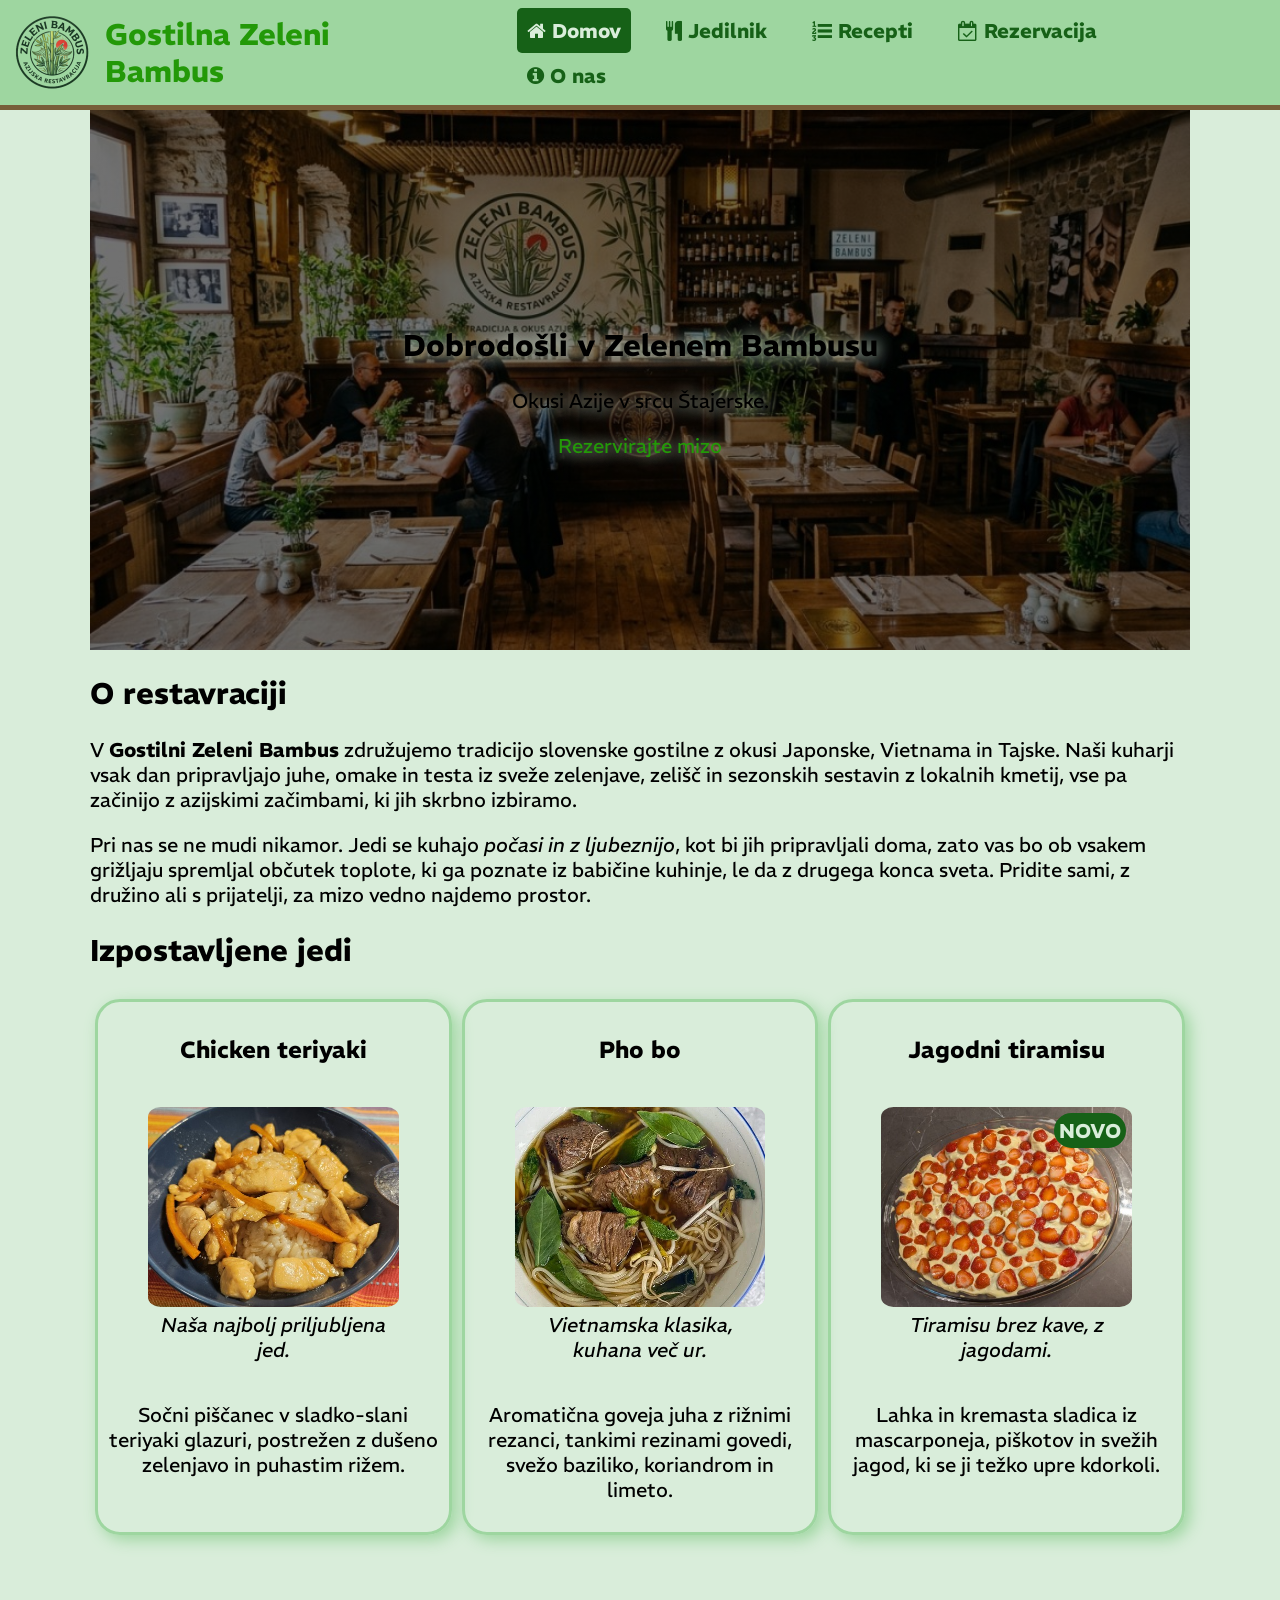
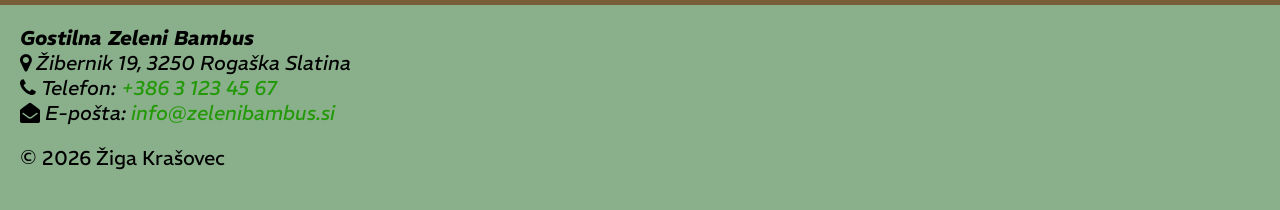
<file: index.html>
<!DOCTYPE html>
<html lang="sl">
<head>
    <meta charset="UTF-8">
    <meta name="viewport" content="width=device-width, initial-scale=1.0">
    <title>Domov | Gostilna Zeleni Bambus</title>
    <link rel="stylesheet" href="css/style.css">
    <link rel="stylesheet" href="https://cdnjs.cloudflare.com/ajax/libs/font-awesome/4.7.0/css/font-awesome.min.css">
</head>
<body>
<header>
    <a href="index.html" id="logo">
        <img src="slike/logoRmBg75.png" alt="Logotip restavracije">
        <span>Gostilna Zeleni Bambus</span>
    </a>

    <nav>
        <input type="checkbox" name="menuToggle" id="menuToggle">
        <label for="menuToggle" id="menuButton"><a><i class="fa fa-navicon"></i></a></label>
        <ul>
            <li>
                <a href="index.html" class="aktivno"><i class="fa fa-home"></i> Domov</a>
            </li>
            <li>
                <a href="jedilnik.html"><i class="fa fa-cutlery"></i> Jedilnik</a>
            </li>
            <li>
                <a href="recepti.html"><i class="fa fa-list-ol"></i> Recepti</a>
            </li>
            <li>
                <a href="rezervacija.html"><i class="fa fa-calendar-check-o"></i> Rezervacija</a>
            </li>
            <li>
                <a href="o-nas.html"><i class="fa fa-info-circle"></i> O nas</a>
            </li>
        </ul>
    </nav>
</header>
<main>
    <!-- Uvodna sekcija -->
    <section class="uvod">
        <div class="uvodTxt">
            <h1>Dobrodošli v Zelenem Bambusu</h1>
            <p>
                Okusi Azije v srcu Štajerske.
            </p>
            <a href="rezervacija.html">Rezervirajte mizo</a>
        </div>
    </section>

    <!-- O restavraciji -->
    <section class="oRestavraciji">
        <h2>O restavraciji</h2>
        <p>
            V <b>Gostilni Zeleni Bambus</b> združujemo tradicijo slovenske gostilne z okusi Japonske, Vietnama in Tajske. Naši kuharji vsak dan pripravljajo juhe, omake in testa iz sveže zelenjave, zelišč in sezonskih sestavin z lokalnih kmetij, vse pa začinijo z azijskimi začimbami, ki jih skrbno izbiramo.
        </p>
        <p>
            Pri nas se ne mudi nikamor. Jedi se kuhajo <i>počasi in z ljubeznijo</i>, kot bi jih pripravljali doma, zato vas bo ob vsakem grižljaju spremljal občutek toplote, ki ga poznate iz babičine kuhinje, le da z drugega konca sveta. Pridite sami, z družino ali s prijatelji, za mizo vedno najdemo prostor.
        </p>
    </section>

    <!-- Izpostavljene jedi -->
    <section class="jedi">
        <h2>Izpostavljene jedi</h2>
        <div class="slike">
            <article id="chicken">
                <h3>Chicken teriyaki</h3>
                <figure>
                    <img src="slike/chicken-teriyaki500.jpg" alt="Chicken teriyaki z rižem in zelenjavo">
                    <figcaption><i>Naša najbolj priljubljena jed.</i></figcaption>
                </figure>
                <p>Sočni piščanec v sladko-slani teriyaki glazuri, postrežen z dušeno zelenjavo in puhastim rižem.</p>
            </article>

            <article id="pho">
                <h3>Pho bo</h3>
                <figure>
                    <img src="slike/pho-bo.webp" alt="Skleda vietnamske juhe pho bo">
                    <figcaption><i>Vietnamska klasika, kuhana več ur.</i></figcaption>
                </figure>
                <p>Aromatična goveja juha z rižnimi rezanci, tankimi rezinami govedi, svežo baziliko, koriandrom in limeto.</p>
            </article>

            <article id="jagoda">
                <h3>Jagodni tiramisu</h3>
                <figure>
                    <img src="slike/jagodni-tiramisu500.jpg" alt="Jagodni tiramisu v kozarcu">
                    <div class="topright">NOVO</div>
                    <figcaption><i>Tiramisu brez kave, z jagodami.</i></figcaption>
                </figure>
                <p>Lahka in kremasta sladica iz mascarponeja, piškotov in svežih jagod, ki se ji težko upre kdorkoli.</p>
            </article>
        </div>
    </section>
</main>


<footer>
    <address>
        <b>Gostilna Zeleni Bambus</b> <br>
        <i class="fa fa-map-marker"></i> Žibernik 19, 3250 Rogaška Slatina <br>
        <i class="fa fa-phone"></i> Telefon: <a href="tel:+38631234567">+386 3 123 45 67</a><br>
        <i class="fa fa-envelope-open"></i> E-pošta: <a href="mailto:info@zelenibambus.si">info@zelenibambus.si</a>
    </address>
    <p>© 2026 Žiga Krašovec</p>
</footer>
</body>
</html>
</file>
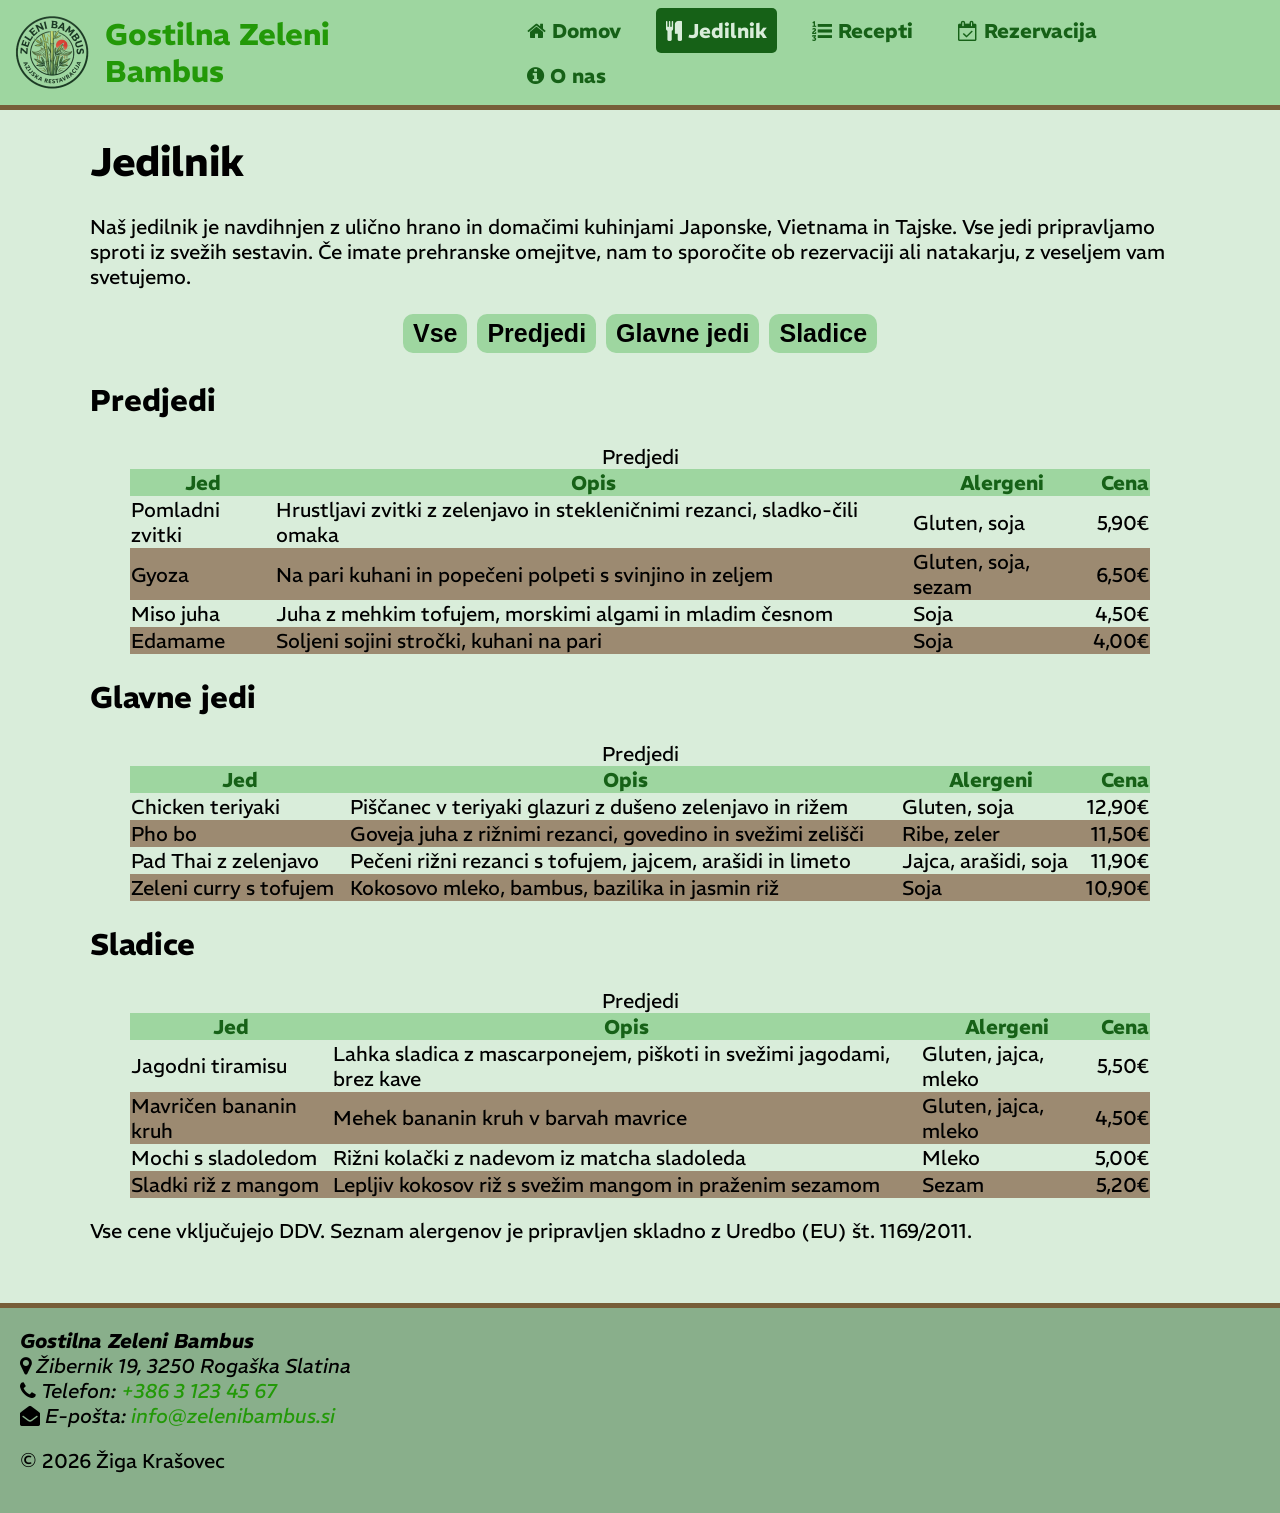
<file: jedilnik.html>
<!DOCTYPE html>
<html lang="sl">
<head>
    <meta charset="UTF-8">
    <meta name="viewport" content="width=device-width, initial-scale=1.0">
    <title>Jedilnik | Gostilna Zeleni Bambus</title>
    <link rel="stylesheet" href="css/style.css">
    <link rel="stylesheet" href="https://cdnjs.cloudflare.com/ajax/libs/font-awesome/4.7.0/css/font-awesome.min.css">
    <script src="js/jedilnik.js"></script>
</head>
<body>
<header>
    <a href="index.html" id="logo">
        <img src="slike/logoRmBg75.png" alt="Logotip restavracije">
        <span>Gostilna Zeleni Bambus</span>
    </a>

    <nav>
        <input type="checkbox" name="menuToggle" id="menuToggle">
        <label for="menuToggle" id="menuButton"><a><i class="fa fa-navicon"></i></a></label>
        <ul>
            <li>
                <a href="index.html"><i class="fa fa-home"></i> Domov</a>
            </li>
            <li>
                <a href="jedilnik.html"  class="aktivno"><i class="fa fa-cutlery"></i> Jedilnik</a>
            </li>
            <li>
                <a href="recepti.html"><i class="fa fa-list-ol"></i> Recepti</a>
            </li>
            <li>
                <a href="rezervacija.html"><i class="fa fa-calendar-check-o"></i> Rezervacija</a>
            </li>
            <li>
                <a href="o-nas.html"><i class="fa fa-info-circle"></i> O nas</a>
            </li>
        </ul>
    </nav>
</header>
<main>
    <h1>Jedilnik</h1>
    <p>Naš jedilnik je navdihnjen z ulično hrano in domačimi kuhinjami Japonske, Vietnama in Tajske. Vse jedi pripravljamo sproti iz svežih sestavin. Če imate prehranske omejitve, nam to sporočite ob rezervaciji ali natakarju, z veseljem vam svetujemo.</p>

    <!--
    <section>
        <h2>Predjedi</h2>
        <div class="drsenje">
            <table class="jedilnik">
                <caption>Predjedi</caption>
                <thead>
                <tr>
                    <th>Jed</th>
                    <th>Opis</th>
                    <th>Alergeni</th>
                    <th>Cena</th>
                </tr>
                </thead>
                <tbody>
                <tr>
                    <td>Pomladni zvitki</td>
                    <td>Hrustljavi zvitki z zelenjavo in stekleničnimi rezanci, sladko-čili omaka</td>
                    <td>Gluten, soja</td>
                    <td>5,90 €</td>
                </tr>
                <tr>
                    <td>Gyoza</td>
                    <td>Na pari kuhani in popečeni polpeti s svinjino in zeljem</td>
                    <td>Gluten, soja, sezam</td>
                    <td>6,50 €</td>
                </tr>
                <tr>
                    <td>Miso juha</td>
                    <td>Juha z mehkim tofujem, morskimi algami in mladim česnom</td>
                    <td>Soja</td>
                    <td>4,50 €</td>
                </tr>
                <tr>
                    <td>Edamame</td>
                    <td>Soljeni sojini stročki, kuhani na pari</td>
                    <td>Soja</td>
                    <td>4,00 €</td>
                </tr>
                </tbody>
            </table>
        </div>
    </section>
    <section>
        <h2>Glavne jedi</h2>
        <div class="drsenje">
            <table class="jedilnik">
                <caption>Glavne jedi</caption>
                <thead>
                <tr>
                    <th>Jed</th>
                    <th>Opis</th>
                    <th>Alergeni</th>
                    <th>Cena</th>
                </tr>
                </thead>
                <tbody>
                <tr>
                    <td>Chicken teriyaki</td>
                    <td>Piščanec v teriyaki glazuri z dušeno zelenjavo in rižem</td>
                    <td>Gluten, soja</td>
                    <td>12,90 €</td>
                </tr>
                <tr>
                    <td>Pho bo</td>
                    <td>Goveja juha z rižnimi rezanci, govedino in svežimi zelišči</td>
                    <td>Ribe, zeler</td>
                    <td>11,50 €</td>
                </tr>
                <tr>
                    <td>Pad Thai z zelenjavo</td>
                    <td>Pečeni rižni rezanci s tofujem, jajcem, arašidi in limeto</td>
                    <td>Jajca, arašidi, soja</td>
                    <td>11,90 €</td>
                </tr>
                <tr>
                    <td>Zeleni curry s tofujem</td>
                    <td>Kokosovo mleko, bambus, bazilika in jasmin riž</td>
                    <td>Soja</td>
                    <td>10,90 €</td>
                </tr>
                </tbody>
            </table>
        </div>
    </section>
    <section>
        <h2>Sladice</h2>
        <div class="drsenje">
            <table class="jedilnik">
                <caption>Sladice</caption>
                <thead>
                <tr>
                    <th>Jed</th>
                    <th>Opis</th>
                    <th>Alergeni</th>
                    <th>Cena</th>
                </tr>
                </thead>
                <tbody>
                <tr>
                    <td>Jagodni tiramisu</td>
                    <td>Lahka sladica z mascarponejem, piškoti in svežimi jagodami, brez kave</td>
                    <td>Gluten, jajca, mleko</td>
                    <td>5,50 €</td>
                </tr>
                <tr>
                    <td>Mavričen bananin kruh</td>
                    <td>Mehek bananin kruh v barvah mavrice</td>
                    <td>Gluten, jajca, mleko</td>
                    <td>4,50 €</td>
                </tr>
                <tr>
                    <td>Mochi s sladoledom</td>
                    <td>Rižni kolački z nadevom iz matcha sladoleda</td>
                    <td>Mleko</td>
                    <td>5,00 €</td>
                </tr>
                <tr>
                    <td>Sladki riž z mangom</td>
                    <td>Lepljiv kokosov riž s svežim mangom in praženim sezamom</td>
                    <td>Sezam</td>
                    <td>5,20 €</td>
                </tr>
                </tbody>
            </table>
        </div>
    </section>
    -->
    <div class="jedilnikGumbi">
        <input type="button" value="Vse">
        <input type="button" value="Predjedi">
        <input type="button" value="Glavne jedi">
        <input type="button" value="Sladice">
    </div>


    <div id="jedilnikTabela"></div>

    <p>Vse cene vključujejo DDV. Seznam alergenov je pripravljen skladno z Uredbo (EU) št. 1169/2011.</p>

</main>
<footer>
    <address>
        <b>Gostilna Zeleni Bambus</b> <br>
        <i class="fa fa-map-marker"></i> Žibernik 19, 3250 Rogaška Slatina <br>
        <i class="fa fa-phone"></i> Telefon: <a href="tel:+38631234567">+386 3 123 45 67</a><br>
        <i class="fa fa-envelope-open"></i> E-pošta: <a href="mailto:info@zelenibambus.si">info@zelenibambus.si</a>
    </address>
    <p>© 2026 Žiga Krašovec</p>
</footer>
</body>
</html>
</file>
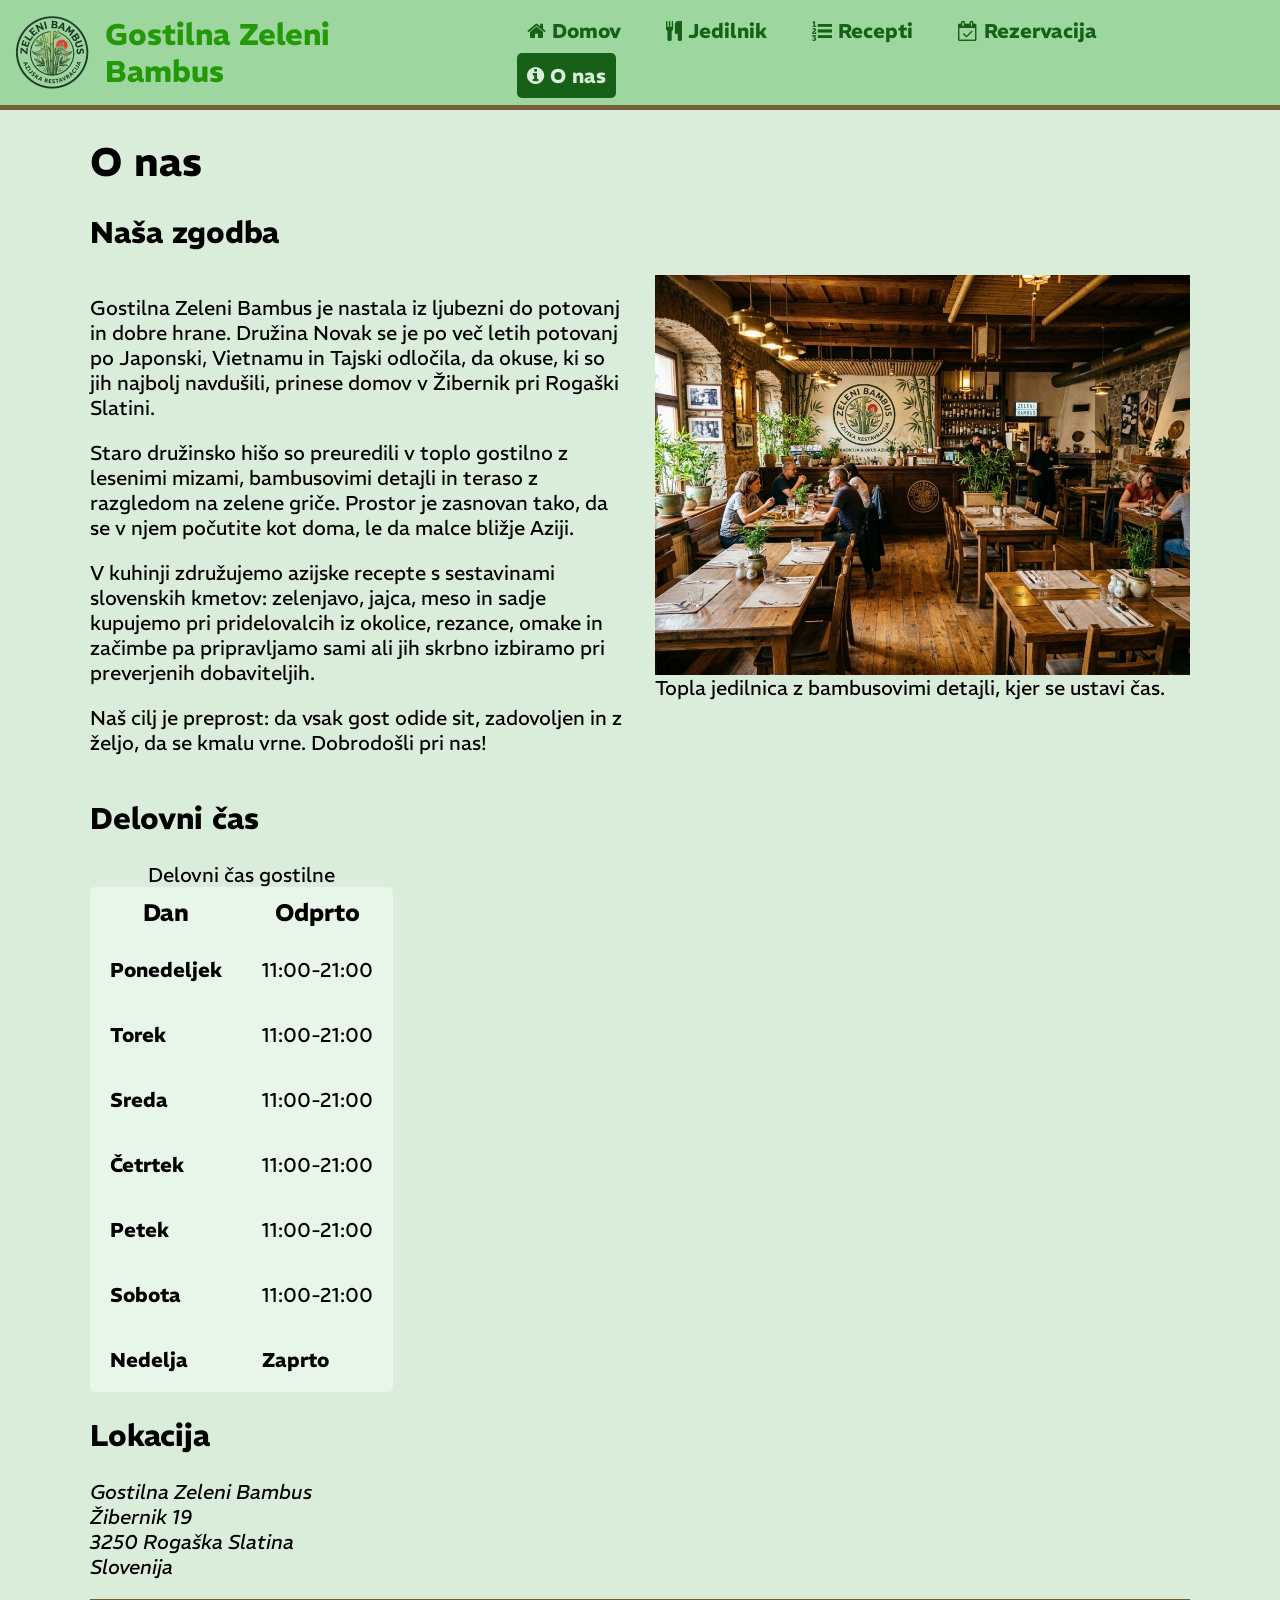
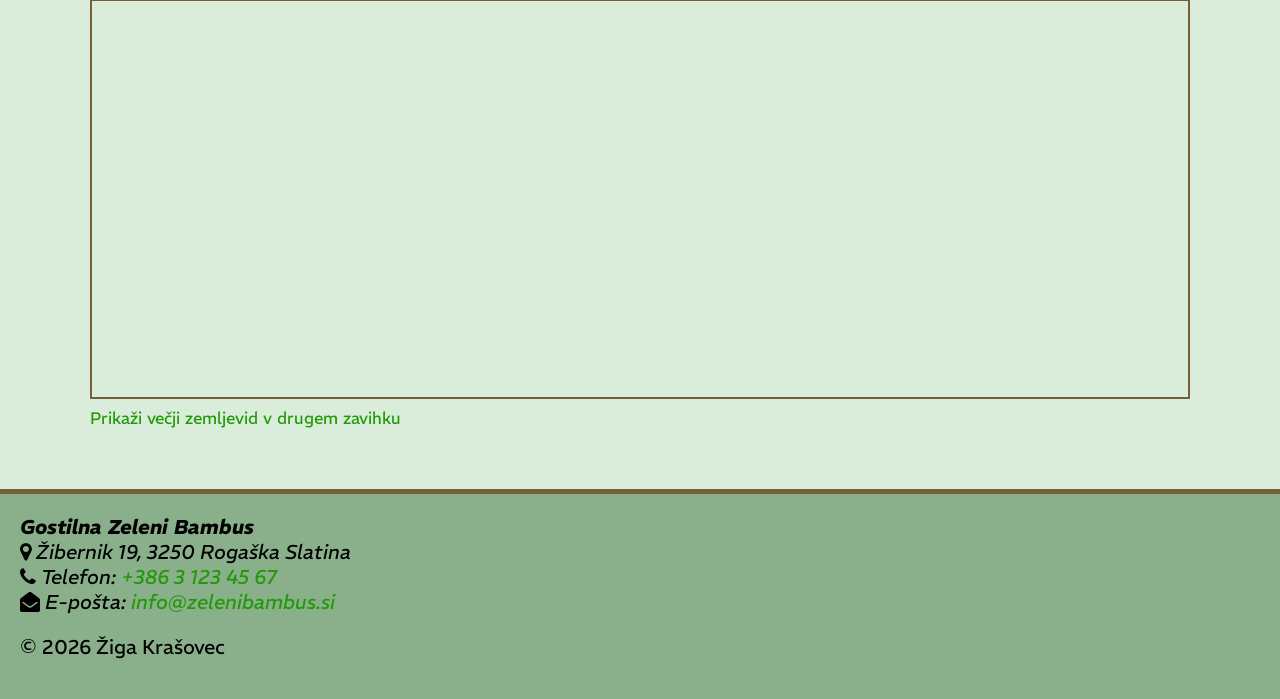
<file: o-nas.html>
<!DOCTYPE html>
<html lang="sl">
<head>
    <meta charset="UTF-8">
    <meta name="viewport" content="width=device-width, initial-scale=1.0">
    <title>O nas | Gostilna Zeleni Bambus</title>
    <link rel="stylesheet" href="css/style.css">
    <link rel="stylesheet" href="https://cdnjs.cloudflare.com/ajax/libs/font-awesome/4.7.0/css/font-awesome.min.css">
</head>
<body>
<header>
    <a href="index.html" id="logo">
        <img src="slike/logoRmBg75.png" alt="Logotip restavracije">
        <span>Gostilna Zeleni Bambus</span>
    </a>

    <nav>
        <input type="checkbox" name="menuToggle" id="menuToggle">
        <label for="menuToggle" id="menuButton"><a><i class="fa fa-navicon"></i></a></label>
        <ul>
            <li>
                <a href="index.html"><i class="fa fa-home"></i> Domov</a>
            </li>
            <li>
                <a href="jedilnik.html"><i class="fa fa-cutlery"></i> Jedilnik</a>
            </li>
            <li>
                <a href="recepti.html"><i class="fa fa-list-ol"></i> Recepti</a>
            </li>
            <li>
                <a href="rezervacija.html"><i class="fa fa-calendar-check-o"></i> Rezervacija</a>
            </li>
            <li>
                <a href="o-nas.html" class="aktivno"><i class="fa fa-info-circle"></i> O nas</a>
            </li>
        </ul>
    </nav>
</header>
<main>
    <h1>O nas</h1>
    <h2>Naša zgodba</h2>
    <div class="oNasContainer">
        <div class="oNasTxt">
            <p>Gostilna Zeleni Bambus je nastala iz ljubezni do potovanj in dobre hrane. Družina Novak se je po več letih potovanj po Japonski, Vietnamu in Tajski odločila, da okuse, ki so jih najbolj navdušili, prinese domov v Žibernik pri Rogaški Slatini.</p>
            <p>Staro družinsko hišo so preuredili v toplo gostilno z lesenimi mizami, bambusovimi detajli in teraso z razgledom na zelene griče. Prostor je zasnovan tako, da se v njem počutite kot doma, le da malce bližje Aziji.</p>
            <p>V kuhinji združujemo azijske recepte s sestavinami slovenskih kmetov: zelenjavo, jajca, meso in sadje kupujemo pri pridelovalcih iz okolice, rezance, omake in začimbe pa pripravljamo sami ali jih skrbno izbiramo pri preverjenih dobaviteljih.</p>
            <p>Naš cilj je preprost: da vsak gost odide sit, zadovoljen in z željo, da se kmalu vrne. Dobrodošli pri nas!</p>
        </div>
        <figure>
            <img src="slike/notranjostRestavracije1000.jpeg" alt="Notranjost gostilne Zeleni Bambus z lesenimi mizami">
            <figcaption>Topla jedilnica z bambusovimi detajli, kjer se ustavi čas.</figcaption>
        </figure>
    </div>

    <section>
        <h2>Delovni čas</h2>
        <table class="oNasTable">
            <caption>Delovni čas gostilne</caption>
            <thead>
            <tr>
                <th>Dan</th>
                <th>Odprto</th>
            </tr>
            </thead>
            <tbody>
            <tr>
                <td>
                    <b>Ponedeljek</b>
                </td>
                <td>
                    11:00-21:00
                </td>
            </tr>
            <tr>
                <td>
                    <b>Torek</b>
                </td>
                <td>
                    11:00-21:00
                </td>
            </tr>
            <tr>
                <td>
                    <b>Sreda</b>
                </td>
                <td>
                    11:00-21:00
                </td>
            </tr>
            <tr>
                <td>
                    <b>Četrtek</b>
                </td>
                <td>
                    11:00-21:00
                </td>
            </tr>
            <tr>
                <td>
                    <b>Petek</b>
                </td>
                <td>
                    11:00-21:00
                </td>
            </tr>
            <tr>
                <td>
                    <b>Sobota</b>
                </td>
                <td>
                    11:00-21:00
                </td>
            </tr>
            <tr>
                <td>
                    <b>Nedelja</b>
                </td>
                <td>
                    <b>Zaprto</b>
                </td>
            </tr>
            </tbody>
        </table>
    </section>

    <section>
        <h2>Lokacija</h2>
        <address>
            Gostilna Zeleni Bambus <br>
            Žibernik 19 <br>
            3250 Rogaška Slatina <br>
            Slovenija <br>
        </address>
        <iframe title="map" src="https://www.openstreetmap.org/export/embed?bbox=15.620504021644594%2C46.24273704625606%2C15.626544356346132%2C46.24631713375545&amp;layer=mapnik&amp;marker=46.244527119210105%2C15.623524188995361"></iframe><br><small><a href="https://www.openstreetmap.org/?mlat=46.244527&amp;mlon=15.623524#map=18/46.244527/15.623524">Prikaži večji zemljevid v drugem zavihku</a></small>
    </section>

</main>
<footer>
    <address>
        <b>Gostilna Zeleni Bambus</b> <br>
        <i class="fa fa-map-marker"></i> Žibernik 19, 3250 Rogaška Slatina <br>
        <i class="fa fa-phone"></i> Telefon: <a href="tel:+38631234567">+386 3 123 45 67</a><br>
        <i class="fa fa-envelope-open"></i> E-pošta: <a href="mailto:info@zelenibambus.si">info@zelenibambus.si</a>
    </address>
    <p>© 2026 Žiga Krašovec</p>
</footer>
</body>
</html>
</file>
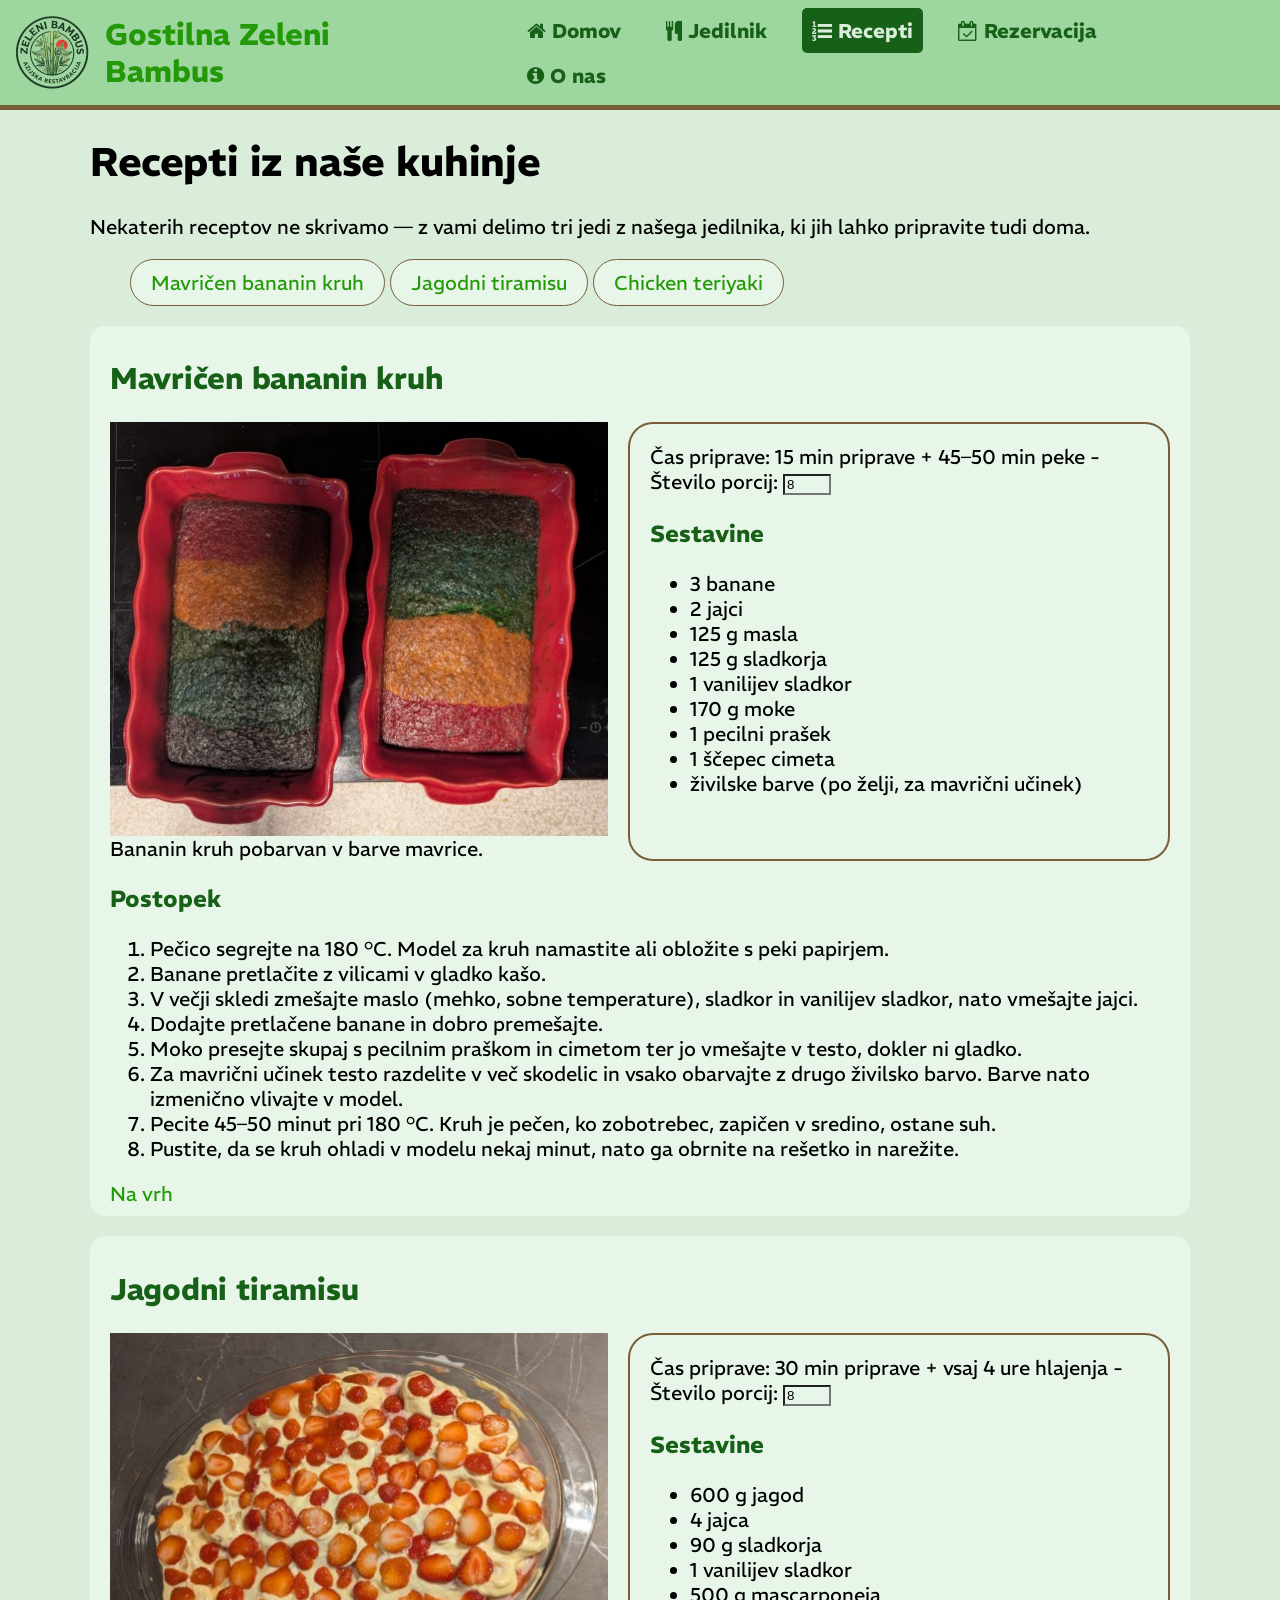
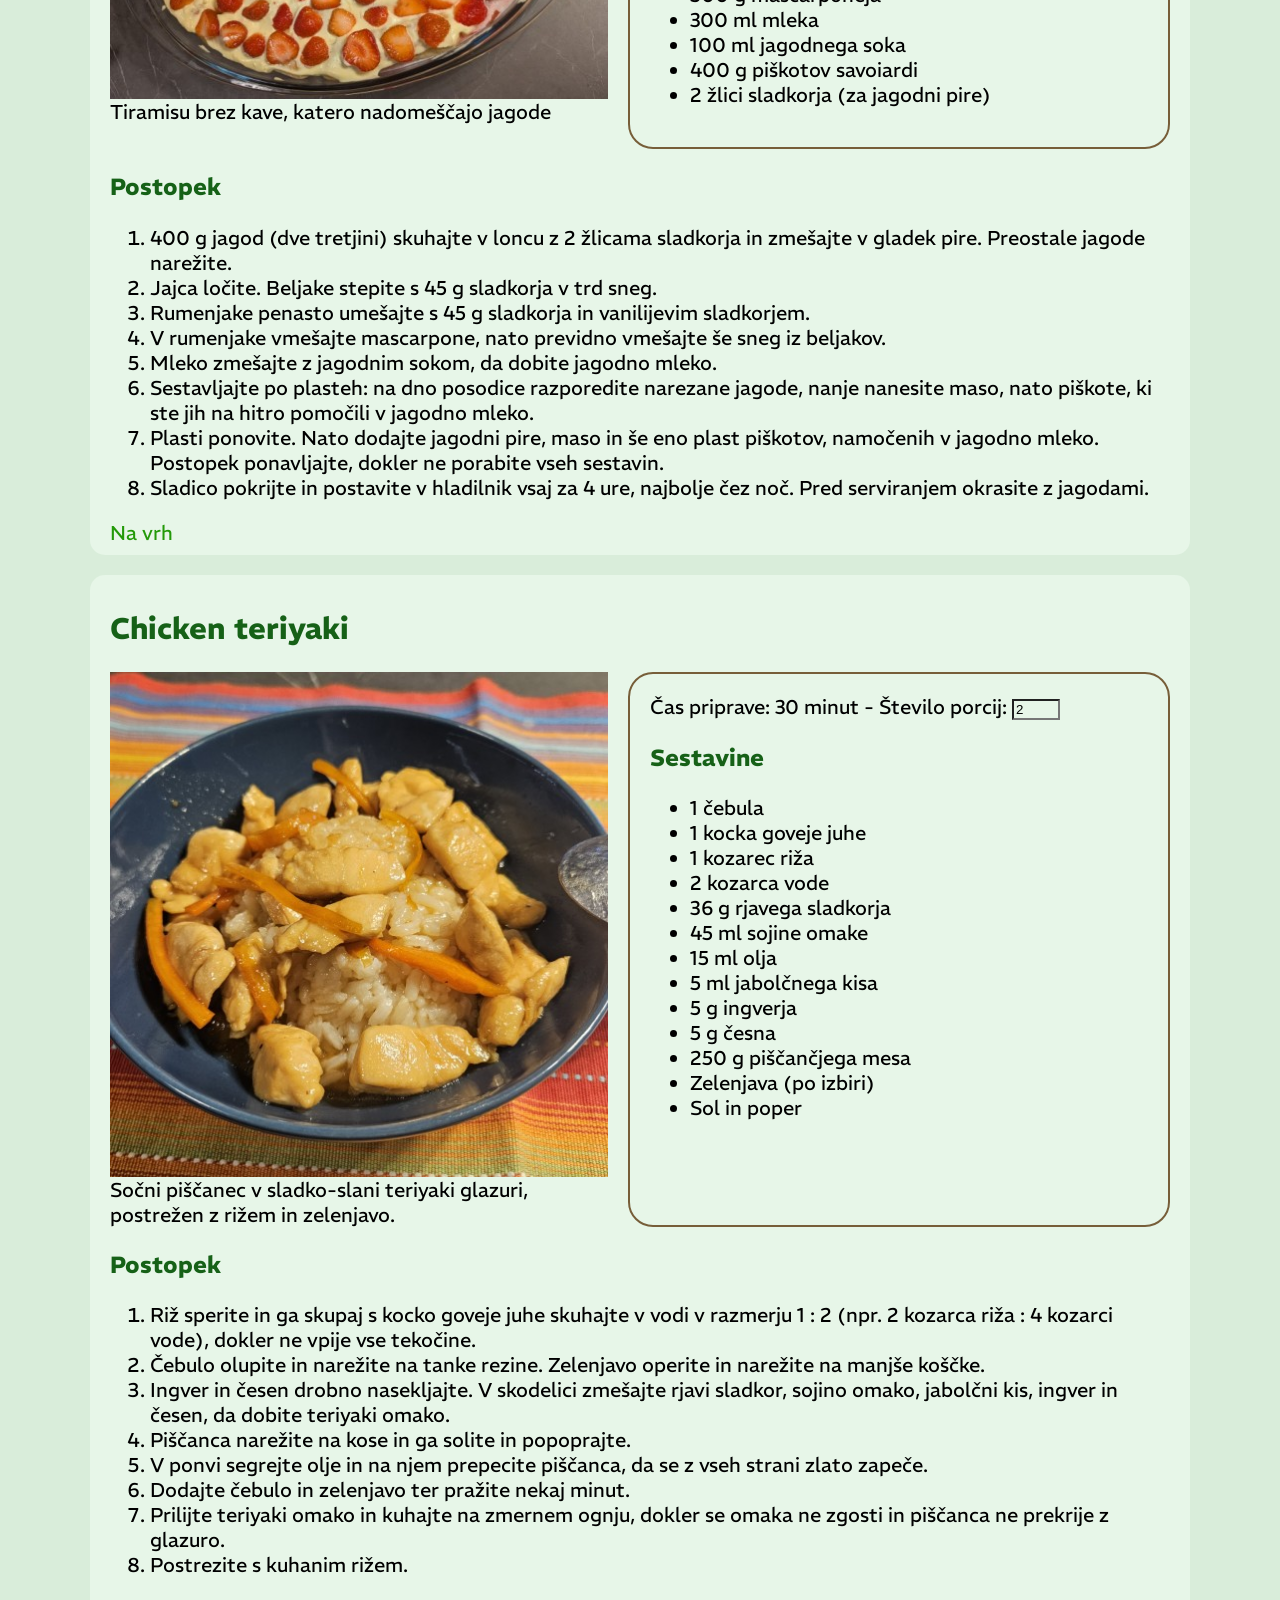
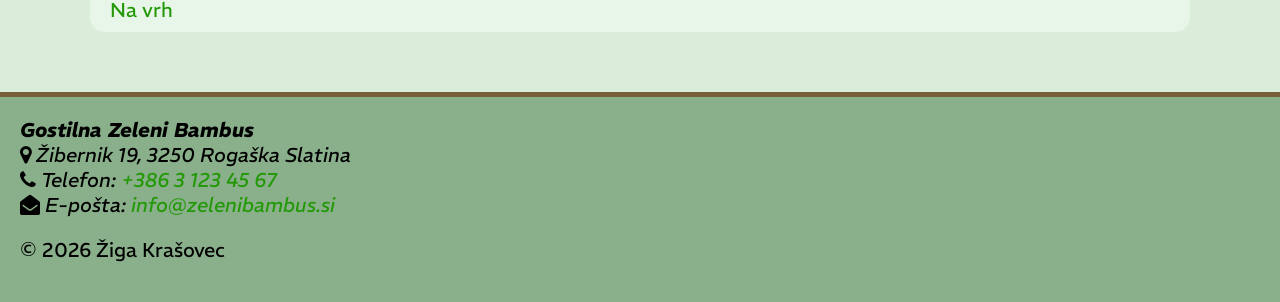
<file: recepti.html>
<!DOCTYPE html>
<html lang="sl">
<head>
    <meta charset="UTF-8">
    <meta name="viewport" content="width=device-width, initial-scale=1.0">
    <title>Recepti | Gostilna Zeleni Bambus</title>
    <link rel="stylesheet" href="css/style.css">
    <link rel="stylesheet" href="https://cdnjs.cloudflare.com/ajax/libs/font-awesome/4.7.0/css/font-awesome.min.css">
    <script src="js/recepti.js" defer></script>
</head>
<body>
<header>
    <a href="index.html" id="logo">
        <img src="slike/logoRmBg75.png" alt="Logotip restavracije">
        <span>Gostilna Zeleni Bambus</span>
    </a>

    <nav>
        <input type="checkbox" name="menuToggle" id="menuToggle">
        <label for="menuToggle" id="menuButton"><a><i class="fa fa-navicon"></i></a></label>
        <ul>
            <li>
                <a href="index.html"><i class="fa fa-home"></i> Domov</a>
            </li>
            <li>
                <a href="jedilnik.html"><i class="fa fa-cutlery"></i> Jedilnik</a>
            </li>
            <li>
                <a href="recepti.html" class="aktivno"><i class="fa fa-list-ol"></i> Recepti</a>
            </li>
            <li>
                <a href="rezervacija.html"><i class="fa fa-calendar-check-o"></i> Rezervacija</a>
            </li>
            <li>
                <a href="o-nas.html"><i class="fa fa-info-circle"></i> O nas</a>
            </li>
        </ul>
    </nav>
</header>
<main>
    <h1 id="vrh">Recepti iz naše kuhinje</h1>
    <p>Nekaterih receptov ne skrivamo — z vami delimo tri jedi z našega jedilnika, ki jih lahko pripravite tudi doma.</p>

    <ul class="gumbi">
        <li>
            <a href="#BananinKruh">Mavričen bananin kruh</a>
        </li>
        <li>
            <a href="#JagodniTiramisu">Jagodni tiramisu</a>
        </li>
        <li>
            <a href="#ChickenTeriyaki">Chicken teriyaki</a>
        </li>
    </ul>

    <article class="recepti">
        <h2 id="BananinKruh">Mavričen bananin kruh</h2>
        <div class="receptiContainer">
            <figure>
                <img src="slike/bananin-kruh500.jpg" alt="Mavričen bananin kruh">
                <figcaption>Bananin kruh pobarvan v barve mavrice.</figcaption>
            </figure>
            <div class="sestavine">
                <div class="porcijeContainer">
                    <p>Čas priprave: 15 min priprave + 45–50 min peke - Število porcij: </p> <input type="number" class="steviloPorcij" 
                                                                                                    min="1" max="12" value ="8" step="1" id="stBanana">
                </div>
                <h3>Sestavine</h3>
                <ul>
                    <li><span class="sestavineBanana" data-kolicina="3">3</span> banane</li>
                    <li><span class="sestavineBanana" data-kolicina="2">2</span> jajci</li>
                    <li><span class="sestavineBanana" data-kolicina="125">125</span> g masla</li>
                    <li><span class="sestavineBanana" data-kolicina="125">125</span> g sladkorja</li>
                    <li><span class="sestavineBanana" data-kolicina="1">1</span> vanilijev sladkor</li>
                    <li><span class="sestavineBanana" data-kolicina="170">170</span> g moke</li>
                    <li><span class="sestavineBanana" data-kolicina="1">1</span> pecilni prašek</li>
                    <li><span class="sestavineBanana" data-kolicina="1">1</span> ščepec cimeta</li>
                    <li>živilske barve (po želji, za mavrični učinek)</li>
                </ul>
            </div>
        </div>


        <h3>Postopek</h3>
        <ol>
            <li>Pečico segrejte na 180 °C. Model za kruh namastite ali obložite s peki papirjem.</li>
            <li>Banane pretlačite z vilicami v gladko kašo.</li>
            <li>V večji skledi zmešajte maslo (mehko, sobne temperature), sladkor in vanilijev sladkor, nato vmešajte jajci.</li>
            <li>Dodajte pretlačene banane in dobro premešajte.</li>
            <li>Moko presejte skupaj s pecilnim praškom in cimetom ter jo vmešajte v testo, dokler ni gladko.</li>
            <li>Za mavrični učinek testo razdelite v več skodelic in vsako obarvajte z drugo živilsko barvo. Barve nato izmenično vlivajte v model.</li>
            <li>Pecite 45–50 minut pri 180 °C. Kruh je pečen, ko zobotrebec, zapičen v sredino, ostane suh.</li>
            <li>Pustite, da se kruh ohladi v modelu nekaj minut, nato ga obrnite na rešetko in narežite.</li>
        </ol>
        <a href="#vrh">Na vrh</a>
    </article>

    <article class="recepti">
        <h2 id="JagodniTiramisu">Jagodni tiramisu</h2>
        <div class="receptiContainer">
            <figure id="jagodniTiramisuSlika">
                <img src="slike/jagodni-tiramisu500.jpg" alt="Jagodni tiramisu">
                <figcaption>Tiramisu brez kave, katero nadomeščajo jagode</figcaption>
            </figure>

            <div class="sestavine">
                <div class="porcijeContainer">
                    <p>Čas priprave: 30 min priprave + vsaj 4 ure hlajenja - Število porcij: </p> <input type="number" class="steviloPorcij" 
                                                                                                         min="1" max="12" value="8" step="1" id="stJagoda">
                </div>
                <h3>Sestavine</h3>
                <ul>
                    <li><span class="sestavineJagoda" data-kolicina="600">600</span> g jagod</li>
                    <li><span class="sestavineJagoda" data-kolicina="4">4</span> jajca</li>
                    <li><span class="sestavineJagoda" data-kolicina="90">90</span> g sladkorja</li>
                    <li><span class="sestavineJagoda" data-kolicina="1">1</span> vanilijev sladkor</li>
                    <li><span class="sestavineJagoda" data-kolicina="500">500</span> g mascarponeja</li>
                    <li><span class="sestavineJagoda" data-kolicina="300">300</span> ml mleka</li>
                    <li><span class="sestavineJagoda" data-kolicina="100">100</span> ml jagodnega soka</li>
                    <li><span class="sestavineJagoda" data-kolicina="400">400</span> g piškotov savoiardi</li>
                    <li><span class="sestavineJagoda" data-kolicina="2">2</span> žlici sladkorja (za jagodni pire)</li>
                </ul>
            </div>

        </div>

        <h3>Postopek</h3>
        <ol>
            <li>400 g jagod (dve tretjini) skuhajte v loncu z 2 žlicama sladkorja in zmešajte v gladek pire. Preostale jagode narežite.</li>
            <li>Jajca ločite. Beljake stepite s 45 g sladkorja v trd sneg.</li>
            <li>Rumenjake penasto umešajte s 45 g sladkorja in vanilijevim sladkorjem.</li>
            <li>V rumenjake vmešajte mascarpone, nato previdno vmešajte še sneg iz beljakov.</li>
            <li>Mleko zmešajte z jagodnim sokom, da dobite jagodno mleko.</li>
            <li>Sestavljajte po plasteh: na dno posodice razporedite narezane jagode, nanje nanesite maso, nato piškote, ki ste jih na hitro pomočili v jagodno mleko.</li>
            <li>Plasti ponovite. Nato dodajte jagodni pire, maso in še eno plast piškotov, namočenih v jagodno mleko. Postopek ponavljajte, dokler ne porabite vseh sestavin.</li>
            <li>Sladico pokrijte in postavite v hladilnik vsaj za 4 ure, najbolje čez noč. Pred serviranjem okrasite z jagodami.</li>
        </ol>
        <a href="#vrh">Na vrh</a>
    </article>

    <article class="recepti">
        <h2 id="ChickenTeriyaki">Chicken teriyaki</h2>
        <div class="receptiContainer">
            <figure>
                <img src="slike/chicken-teriyaki500.jpg" alt="Chicken teriyaki">
                <figcaption>Sočni piščanec v sladko-slani teriyaki glazuri, postrežen z rižem in zelenjavo.</figcaption>
            </figure>

            <div class="sestavine">
                <div class="porcijeContainer">
                    <p>Čas priprave: 30 minut - Število porcij: </p> <input type="number" class="steviloPorcij" 
                                                                            min="1" max="12" value="2" step="1" id="stChicken">
                </div>

                <h3>Sestavine</h3>
                <ul>
                    <li><span class="sestavineChicken" data-kolicina="1">1</span> čebula</li>
                    <li><span class="sestavineChicken" data-kolicina="1">1</span> kocka goveje juhe</li>
                    <li><span class="sestavineChicken" data-kolicina="1">1</span> kozarec riža</li>
                    <li><span class="sestavineChicken" data-kolicina="2">2</span> kozarca vode </li>
                    <li><span class="sestavineChicken" data-kolicina="26">36</span> g rjavega sladkorja</li>
                    <li><span class="sestavineChicken" data-kolicina="45">45</span> ml sojine omake</li>
                    <li><span class="sestavineChicken" data-kolicina="15">15</span> ml olja</li>
                    <li><span class="sestavineChicken" data-kolicina="5">5</span> ml jabolčnega kisa</li>
                    <li><span class="sestavineChicken" data-kolicina="5">5</span> g ingverja</li>
                    <li><span class="sestavineChicken" data-kolicina="5">5</span> g česna</li>
                    <li><span class="sestavineChicken" data-kolicina="250">250</span> g piščančjega mesa</li>
                    <li>Zelenjava (po izbiri)</li>
                    <li>Sol in poper</li>
                </ul>
            </div>
        </div>

        <h3>Postopek</h3>
        <ol>
            <li>Riž sperite in ga skupaj s kocko goveje juhe skuhajte v vodi v razmerju 1 : 2 (npr. 2 kozarca riža : 4 kozarci vode), dokler ne vpije vse tekočine.</li>
            <li>Čebulo olupite in narežite na tanke rezine. Zelenjavo operite in narežite na manjše koščke.</li>
            <li>Ingver in česen drobno nasekljajte. V skodelici zmešajte rjavi sladkor, sojino omako, jabolčni kis, ingver in česen, da dobite teriyaki omako.</li>
            <li>Piščanca narežite na kose in ga solite in popoprajte.</li>
            <li>V ponvi segrejte olje in na njem prepecite piščanca, da se z vseh strani zlato zapeče.</li>
            <li>Dodajte čebulo in zelenjavo ter pražite nekaj minut.</li>
            <li>Prilijte teriyaki omako in kuhajte na zmernem ognju, dokler se omaka ne zgosti in piščanca ne prekrije z glazuro.</li>
            <li>Postrezite s kuhanim rižem.</li>
        </ol>
        <a href="#vrh">Na vrh</a>
    </article>

</main>
<footer>
    <address>
        <b>Gostilna Zeleni Bambus</b> <br>
        <i class="fa fa-map-marker"></i> Žibernik 19, 3250 Rogaška Slatina <br>
        <i class="fa fa-phone"></i> Telefon: <a href="tel:+38631234567">+386 3 123 45 67</a><br>
        <i class="fa fa-envelope-open"></i> E-pošta: <a href="mailto:info@zelenibambus.si">info@zelenibambus.si</a>
    </address>
    <p>© 2026 Žiga Krašovec</p>
</footer>
</body>
</html>
</file>
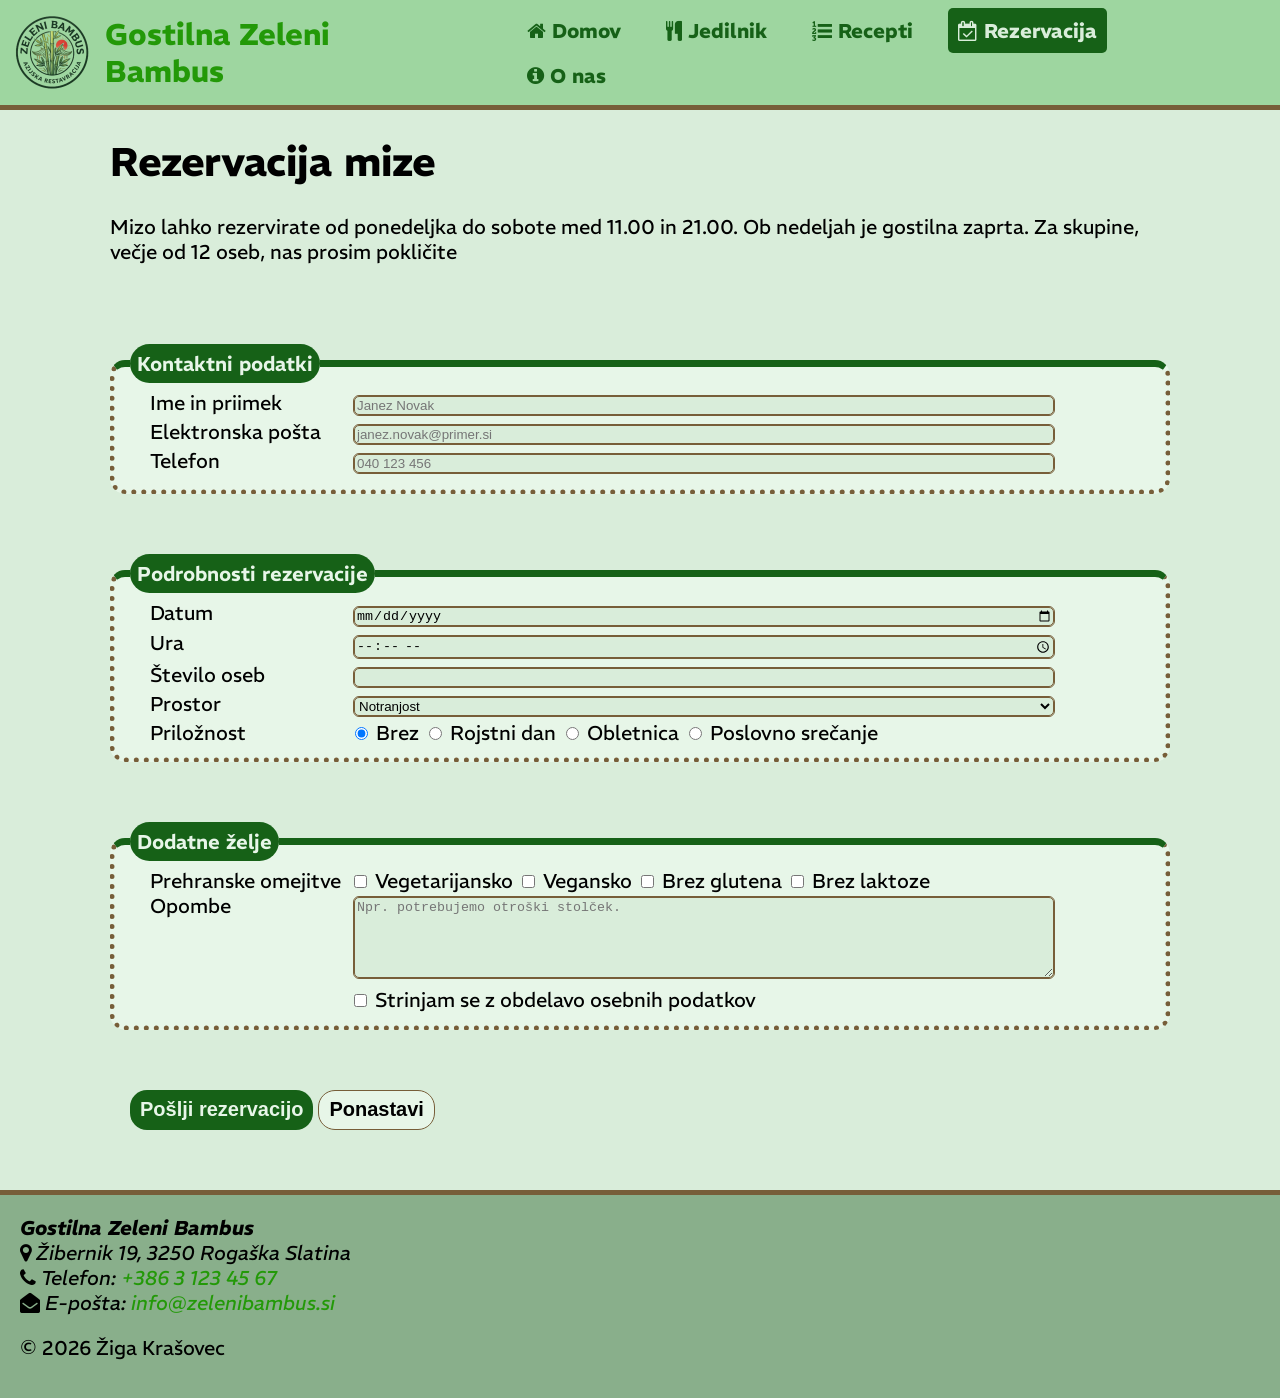
<file: rezervacija.html>
<!DOCTYPE html>
<html lang="sl">
<head>
    <meta charset="UTF-8">
    <meta name="viewport" content="width=device-width, initial-scale=1.0">
    <title>Rezervacija | Gostilna Zeleni Bambus</title>
    <link rel="stylesheet" href="css/style.css">
    <link rel="stylesheet" href="https://cdnjs.cloudflare.com/ajax/libs/font-awesome/4.7.0/css/font-awesome.min.css">
    <script src="js/rezervacija.js" defer></script>
</head>
<body>
<header>
    <a href="index.html" id="logo">
        <img src="slike/logoRmBg75.png" alt="Logotip restavracije">
        <span>Gostilna Zeleni Bambus</span>
    </a>

    <nav>
        <input type="checkbox" name="menuToggle" id="menuToggle">
        <label for="menuToggle" id="menuButton"><a><i class="fa fa-navicon"></i></a></label>
        <ul>
            <li>
                <a href="index.html"><i class="fa fa-home"></i> Domov</a>
            </li>
            <li>
                <a href="jedilnik.html"><i class="fa fa-cutlery"></i> Jedilnik</a>
            </li>
            <li>
                <a href="recepti.html"><i class="fa fa-list-ol"></i> Recepti</a>
            </li>
            <li>
                <a href="rezervacija.html" class="aktivno"><i class="fa fa-calendar-check-o"></i> Rezervacija</a>
            </li>
            <li>
                <a href="o-nas.html"><i class="fa fa-info-circle"></i> O nas</a>
            </li>
        </ul>
    </nav>
</header>
<main>
    <div class="uvod2">
        <h1>Rezervacija mize</h1>
        <p>Mizo lahko rezervirate od ponedeljka do sobote med 11.00 in 21.00. Ob nedeljah je gostilna zaprta. Za skupine, večje od 12 oseb, nas prosim pokličite</p>
    </div>

    <form id="obrazec" action="rezervacija.html" method="get" novalidate>
        <fieldset>
            <legend>Kontaktni podatki</legend>

            <div class="mreza">
                <div class="label">
                    <label for="name" >Ime in priimek </label>
                </div>
                <div class="input">
                    <input type="text" id="name" name="name" placeholder="Janez Novak" required>
                    <span class="napaka" id="name-napaka"></span>
                </div>
                <div class="label">
                    <label for="email">Elektronska pošta </label>
                </div>
                <div class="input">
                    <input type="email" id="email" name="email" placeholder="janez.novak@primer.si" required>
                    <span class="napaka" id="email-napaka"></span>
                </div>
                <div class="label">
                    <label for="telNumber">Telefon </label>
                </div>
                <div class="input">
                    <input type="tel" id="telNumber" name="telNumber" placeholder="040 123 456" required>
                    <span class="napaka" id="telNumber-napaka"></span>
                </div>
            </div>
        </fieldset>

        <fieldset>
            <legend>Podrobnosti rezervacije</legend>

            <div class="mreza">
                <div class="label">
                    <label for="date">Datum </label>
                </div>
                <div class="input">
                    <input type="date" id="date" name="date" required>
                    <span class="napaka" id="date-napaka"></span>
                </div>
                <div class="label">
                    <label for="time">Ura </label>
                </div>
                <div class="input">
                    <input type="time" id="time" name="time" min="11:00" max="21:00" required>
                    <span class="napaka" id="time-napaka"></span>
                </div>
                <div class="label">
                    <label for="numOfPeople">Število oseb</label>
                </div>
                <div class="input">
                    <input type="number" min="1" max="12" id="numOfPeople" name="numOfPeople" required>
                    <span class="napaka" id="numOfPeople-napaka"></span>
                </div>
                <div class="label">
                    <label for="prostor">Prostor</label>

                </div>
                <div class="input">
                    <select name="prostor" id="prostor">
                        <option value="notranjost">Notranjost</option>
                        <option value="terasa">Terasa</option>
                        <option value="zasebnaSoba">Zasebna soba</option>
                    </select>

                </div>
                <div class="label">
                    <label>Priložnost</label>

                </div>
                <div class="input">
                    <input type="radio" id="brez" name="priloznost" value="brez" checked required>
                    <label for="brez">Brez</label>
                    <input type="radio" id="rojstniDan" name="priloznost" value="rojstniDan">
                    <label for="rojstniDan">Rojstni dan</label>
                    <input type="radio" id="obletnica" name="priloznost" value="obletnica">
                    <label for="obletnica">Obletnica</label>
                    <input type="radio" id="poslovnoSrecanje" name="priloznost" value="poslovnoSrecanje">
                    <label for="poslovnoSrecanje">Poslovno srečanje</label>
                </div>
            </div>
        </fieldset>

        <fieldset>
            <legend>Dodatne želje</legend>
            <div class="mreza">
                <div class="label">
                    <label>Prehranske omejitve</label>

                </div>
                <div class="input">
                    <input type="checkbox" id="vegetarijansko" name="prehranskeOmejitve" value="Vegetarijansko">
                    <label for="vegetarijansko">Vegetarijansko</label>
                    <input type="checkbox" id="vegansko" name="prehranskeOmejitve" value="Vegansko">
                    <label for="vegansko">Vegansko</label>
                    <input type="checkbox" id="brezGlutena" name="prehranskeOmejitve" value="Brez glutena">
                    <label for="brezGlutena">Brez glutena</label>
                    <input type="checkbox" id="brezLaktoze" name="prehranskeOmejitve" value="Brez laktoze">
                    <label for="brezLaktoze">Brez laktoze</label>

                </div>
                <div class="label">
                    <label for="opombe">Opombe</label>

                </div>
                <div class="input">
                    <textarea name="opombe" id="opombe" cols="50" rows="5" placeholder="Npr. potrebujemo otroški stolček."></textarea>

                </div>
                <div class="input">
                    <input name="strinjanje" type="checkbox" id="strinjanje" value="true" required>
                    <label for="strinjanje">Strinjam se z obdelavo osebnih podatkov</label>
                    <span class="napaka" id="strinjanje-napaka"></span>
                </div>

            </div>
        </fieldset>
        <div class="buttons">
            <input name="poslji" type="submit" value="Pošlji rezervacijo">
            <input type="reset" value="Ponastavi">
        </div>

    </form>
    <div id="povzetek"></div>
</main>
<footer>
    <address>
        <b>Gostilna Zeleni Bambus</b> <br>
        <i class="fa fa-map-marker"></i> Žibernik 19, 3250 Rogaška Slatina <br>
        <i class="fa fa-phone"></i> Telefon: <a href="tel:+38631234567">+386 3 123 45 67</a><br>
        <i class="fa fa-envelope-open"></i> E-pošta: <a href="mailto:info@zelenibambus.si">info@zelenibambus.si</a>
    </address>
    <p>© 2026 Žiga Krašovec</p>
</footer>
</body>
</html>
</file>
<file: css/style.css>
@import url("https://fonts.googleapis.com/css2?family=REM:wght@100..900&display=swap");

html{
    scroll-behavior: smooth;
    scroll-padding-top: 200px;
}

:root {
    --primary: #166117;
    --secondary: #775e39;
    --tertiary: #9c8a71;
    --headerColor: rgb(158 214 160);
    --footerColor: #89af8b;
    --bgColor: #d9edda;
    --bgSecondaryColor: #e7f6e8;
    --aHover: #e7f6e8;
    --txtColor: #239908;
    --warning: #ff0000;
    --warningSecondary: #ff0000;
    --barvaGradient: rgb(0 0 0/.55);
    --fontColor: #000000;
    font-size: 20px;
}

@media (prefers-color-scheme: dark){
    :root {
        --primary: #3eb340;
        --secondary: #977b4f;
        --tertiary: #534c3f;
        --headerColor: rgb(53 76 54);
        --footerColor: #243726;
        --bgColor: #49574a;
        --bgSecondaryColor: #373e37;
        --aHover: #239908;
        --txtColor: #468836;
        --warning: #5a0404;
        --warningSecondary: #8c1a1a;
        --fontColor: #ffffff;
        --barvaGradient: rgb(0 0 0/.55);
    }
}

.rem-rem {
    font-family: "REM", sans-serif;
    font-optical-sizing: auto;
    font-weight: 100;
    font-style: normal;
}

* {
    box-sizing: border-box;
}

h1, h2, h3, h4, h5, h6, p, li, ol, ul , figcaption, address, table, caption, tbody, tfoot, thead, tr, th, td, label,
legend, table, caption, tbody, tfoot, thead, tr, th, td, input[type="reset"], textarea, input, select{
    color: var(--fontColor);
}

img{
    max-width: 100%;
    height: auto;
}

a{
    text-decoration: none;
    color: var(--txtColor);
    transition: font-weight .25s, color .25s ease, background .25s;
}
a:hover {
    color: var(--aHover);
    font-weight: bold;
}

body {
    margin: 0;
    font-size: 1rem;
    font-family: REM, sans-serif;
    background-color: var(--bgColor);
}

#logo {
    display: flex;
    align-items: center;
    padding: 15px;
}
#logo span {
    padding-left: 15px;
    font-size: 1.5rem;
    font-weight: bold;
}
header {
    display: flex;
    justify-content: space-between;
    align-items: center;
    margin: 0;
    background-color: var(--headerColor);

    position: sticky;
    width: 100%;
    top: 0;
    z-index: 100;
    border-bottom: 5px solid var(--secondary);
}
nav ul{
    list-style-type: none;
    margin: 0;
    padding-right: 50px;
}
nav ul li {
    display: inline-block;
    padding: 10px;
}
nav ul li a{
    text-decoration: none;
    color: var(--primary);
    font-weight: bold;
    padding: 10px;
    border-radius: 5px;
    font-size: 1rem;
}

nav ul li a:hover{
    color: var(--bgSecondaryColor);
    background-color: var(--secondary);

}

nav ul li a.aktivno{
    color: var(--bgColor);
    background-color: var(--primary);
}

#menuButton, #menuToggle {
    display: none;
}

footer { /*TODO: zrihti da je spodi ceu cajt*/
    padding: 1rem;
    display: flex;
    flex-direction: column;
    background-color: var(--footerColor);
    border-top: 5px solid var(--secondary);
    bottom: 0;
    margin-top: 3rem;
    width: 100%;
}

/*index.html*/
main{
    width: 100%;
    max-width: 1100px;
    margin: 0 auto;
}
.uvod{
    width: 100%;
    min-height: 60vh;
    padding: 25px;
    background-image: linear-gradient(var(--barvaGradient), var(--barvaGradient)), url("../slike/notranjostRestavracije1000.jpeg");
    background-size: cover;
    background-position: center;
    background-repeat: no-repeat;
    background-color: var(--headerColor);
    display: flex;
    justify-content: center;
    align-items: center;
}

.uvodTxt{
    text-align: center;
    text-shadow: 1px 1px 15px var(--bgColor);
    color: var(--bgSecondaryColor);
    position: relative;
    animation: uvodnaAnimacija 5s ease;
}
@keyframes uvodnaAnimacija { /*todo to ni vredi ko maš nižji window*/
    from{
        opacity: 0;
        transform: translateY(80px);
    }
    to{
        opacity: 1;
        transform: translateY(0);
    }
}
.jedi{
    margin-bottom: 1rem;
}
.jedi .slike{
    display: flex;
    flex-direction: row;
}
.jedi article{
    padding: 10px;
    display: flex;
    flex: 1; /*enaka širina za vse slike*/
    flex-direction: column;
    align-items: center;
    text-align: center;
    border: 3px solid var(--headerColor);
    border-radius: 25px;
    margin: 5px;
    box-shadow: 5px 5px 15px var(--headerColor);
    transition: box-shadow .25s ease, transform  .25s ease;
}
.jedi article:hover{
    box-shadow: 10px 10px 15px var(--headerColor);
    transform: scale(1.025);
}
.jedi article figure{
    position: relative;
}
.jedi article img{
    border-radius: 5%;
    height: 200px;
    width: 100%;
    object-fit: cover; /*obrezovanje*/
    box-shadow: 5px 5px 15px color-mix(var(--bgSecondaryColor), var(--secondary) 60%);
}
.topright{
    position: absolute;
    top: 0.3rem;
    right: 0.3rem;
    background-color: var(--primary);
    border: 5px solid var(--primary);
    color: var(--bgColor);
    font-weight: bold;
    border-radius: 25px;
}

/*jedilnik*/
.drsenje{
    margin-right: 2rem;
    margin-left: 2rem;
}
.jedilnik{
    width: 100%;
    border-collapse: collapse;
}
.jedilnik th{
    background-color: var(--headerColor);
    color: var(--primary);
}
.jedilnik tr{
    transition: background-color .25s ease;
}
.jedilnik tbody tr:hover{
    background-color: color-mix(var(--bgSecondaryColor), var(--tertiary) 40%);
}
.jedilnik tbody tr:nth-child(even){
    background-color: var(--tertiary);
}
.jedilnik tr:nth-child(even):hover{
    background-color: color-mix(var(--tertiary), var(--bgSecondaryColor) 40%);
}
.jedilnik td:last-child, .jedilnik th:last-child{
    text-align: right;
}
.jedilnikGumbi{
    display: flex;
    justify-content: center;
}
.jedilnikGumbi input{
    margin: 5px;
    background-color: var(--headerColor);
    color: var(--fontColor);
    border: none;
    outline: none;
    padding: 0.25rem 0.5rem;
    font-size: 1.25rem;
    border-radius: .5rem;
    font-weight: bold;
}
/*rezervacija*/
fieldset{
    border: 5px dotted var(--secondary);
    border-top: 7px solid var(--primary);
    border-radius: 15px;
    margin: 3rem 1rem;
    background-color: var(--bgSecondaryColor);
}
.mreza{
    margin-left: 1rem;
    display: grid;
    grid-template-columns: 20% 70%;
}
.label{
    grid-column: 1;
}
.input{
    grid-column: 2;
}
legend{
    background-color: var(--primary);
    border-radius: 25px;
    padding: 7px;
    color: var(--bgSecondaryColor);
    font-weight: 600;
}
.uvod2{
    margin: 1rem;
    margin-bottom: 4rem;
}
textarea, select, input:not([type="checkbox"]):not([type="radio"]):not([type="button"]):not([type="submit"]):not([type="reset"]):not([class="steviloPorcij"]){
    outline: 1px solid var(--secondary);
    border: 1px solid var(--secondary);
    border-radius: 5px;
    transition: outline-width .25s ease, outline-color .25s ease;
    margin: .2rem;
    background-color: var(--bgColor);
    width: 100%;
}

textarea:focus, input:focus:not([type="checkbox"]):not([type="radio"]):not([type="submit"]):not([type="reset"]):not([class="steviloPorcij"]), select:focus {
    outline: 4px solid var(--primary);
}


.buttons{
    margin: 2rem;
}
input[type="submit"], input[type="reset"] {
    border-radius: .85rem;
    height: 2rem;
    font-size: 1rem;
    font-weight: 600;
    padding: .25rem .5rem;
}
input[type="submit"]{
    background-color: var(--primary);
    border: none;
    color: var(--bgSecondaryColor);
}
input[type="submit"]:hover{
    cursor: grab;
    background-color: color-mix(var(--primary), var(--bgSecondaryColor) 10%);
}
input[type="reset"]{
    background-color: var(--bgSecondaryColor);
    border: 1px solid var(--secondary);
}
input[type="reset"]:hover{
    cursor: grab;
    background-color: color-mix(var(--bgSecondaryColor), var(--secondary) 10%);

}

.napaka{
    display: block;
    color: var(--warningSecondary);
}
input.neveljavno, select.neveljavno, textarea.neveljavno {
    border-color: var(--warningSecondary) !important;
    outline-color: var(--warningSecondary) !important;
}

/*recepti*/

.gumbi{
    list-style-type: none;
}
.gumbi li{
    display: inline-block;
    background-color: var(--bgSecondaryColor);
    border: 1px solid var(--secondary);
    border-radius: 25px;
    padding: .5rem 1rem;
}
.gumbi a:hover{
    color: var(--txtColor);
}

.recepti{
    border-radius: 15px;
    background-color: var(--bgSecondaryColor);
    padding: .5rem 1rem;
    margin-bottom: 1rem;
}
.recepti img{
    display: block;
    width: 100%;
    max-width: 100%;
    height: auto;
}

.receptiContainer{
    display: flex;
    flex-direction: row;
    gap: 1rem;
}
.receptiContainer figure{
    flex: 1 1 0;
    min-width: 0;      /* dovoli figure, da se skrči pod velikost vsebine */
    margin: 0;
}
.sestavine{
    border: 2px solid var(--secondary);
    border-radius: 25px;
    padding: 1rem;
    flex: 1 1 0;
    min-width: 0;
}
.recepti h3, .recepti h2{
    border-bottom: 3px dotted color-mix(var(--primary), #000 20%);
    color: var(--primary);
}
.porcijeContainer > *{
    display: inline;
}
.steviloPorcij{
    background-color: var(--bgSecondaryColor);
}

/*o nas*/

.oNasContainer{
    display: flex;
    gap: 1.5rem;
    align-items: flex-start;
}
.oNasTxt{
    flex: 1 1 0;
    min-width: 0;
}
.oNasContainer figure{
    flex: 1 1 0;
    min-width: 0;
    margin: 0;
}
.oNasContainer img{
    display: block;
    width: 100%;
    height: auto;
}


.oNasTable{
    background-color: var(--bgSecondaryColor);
    border-collapse: collapse;
    border-radius: 5px;
    overflow: hidden; /* brez tega ne dela border-radius spodi, zgori pa dela?*/
}
.oNasTable td{
    padding: 1rem;
}
.oNasTable thead th{
    background-color: color-mix( var(--bgSecondaryColor), var(--primary) 40%);
    border-bottom: 5px solid color-mix(var(--primary), var(--bgSecondaryColor) 20%);
    font-size: 1.2rem;
    padding: .5rem 1rem;
}
.oNasTable tbody tr:last-child{
    border-top: 3px solid color-mix(var(--warning), var(--bgSecondaryColor) 40%);
    background-color: color-mix(var(--bgSecondaryColor), var(--warning) 20%);
}
iframe{
    margin-top: 1rem;
    width: 100%;
    height: 400px;
    border: 2px solid var(--secondary);
}

/*telefon*/
@media screen and (max-width: 600px) {
    /* črta da veš kir view je
    header{
        border-top: 10px solid green;
    }*/
    #menuButton{
        position: absolute;
        top: 50px;
        right: 20px;
    }
    header {
        flex-direction: column;
        align-items: stretch;
    }

    nav {
        display: block;
        width: 100%;
        margin-top: 20px;
    }

    #menuButton {
        display: block;
    }

    nav ul {
        display: none;
        padding-right: 0;
    }

    #menuToggle:checked ~ ul {
        display: flex;
        flex-direction: column;
    }

    nav ul li {
        display: block;
        padding: 5px 10px;
    }

    nav ul li a {
        display: block;
    }

    /*index*/
    .jedi .slike{
        flex-direction: column;
    }

    /*rezervacija*/
    .mreza{
        grid-template-columns: 1fr;
    }
    .input{
        grid-column: 1;
    }
    textarea, select, input:not([type="checkbox"]):not([type="radio"]):not([type="submit"]):not([type="reset"]){
        width: 100%;
    }


        /*jedilnik*/
    .drsenje{
        overflow-x: auto;
    }
    .jedilnik{
        width: max-content;
    }

    /*recepti*/
    .receptiContainer{
        flex-direction: column;
    }

    /*o-nas*/
    .oNasContainer{
        flex-direction: column;
    }
}

/*tablica*/
@media screen and (min-width: 600px) and (max-width: 1000px){
    /* črta da veš kir view je
    header{
        border-top: 10px solid yellow;
    }*/
    nav ul{
        display: flex;
        flex-direction: row;
        flex-wrap: wrap;
    }

    /*index*/
    .jedi .slike{
        flex-wrap: wrap;

    }
    .jedi article{
        flex: 0 0 calc(50% - 10px);/* enako kot:
        flex-grow: 0;
        flex-shrink: 0;
        flex-basis: calc(50% - 10px);
        # kar naredi da se karte ne morejo povečati ali pomanjšati in da so široke 50%, un 10px je pa za margin odštet
        */
    }

}
/*računalnik*/
@media screen and (min-width: 1000px){
    /* črta da veš kir view je
    header{
        border-top: 10px solid red;
    }*/


    /*index*/
}



@media screen and (prefers-reduced-motion: reduce){
    html{
        scroll-behavior: auto;
    }
    .uvodTxt{
        animation: none;
    }
    .jedi article, .jedi article:hover{
        transform: none;
        transition: none;
    }
}
</file>
